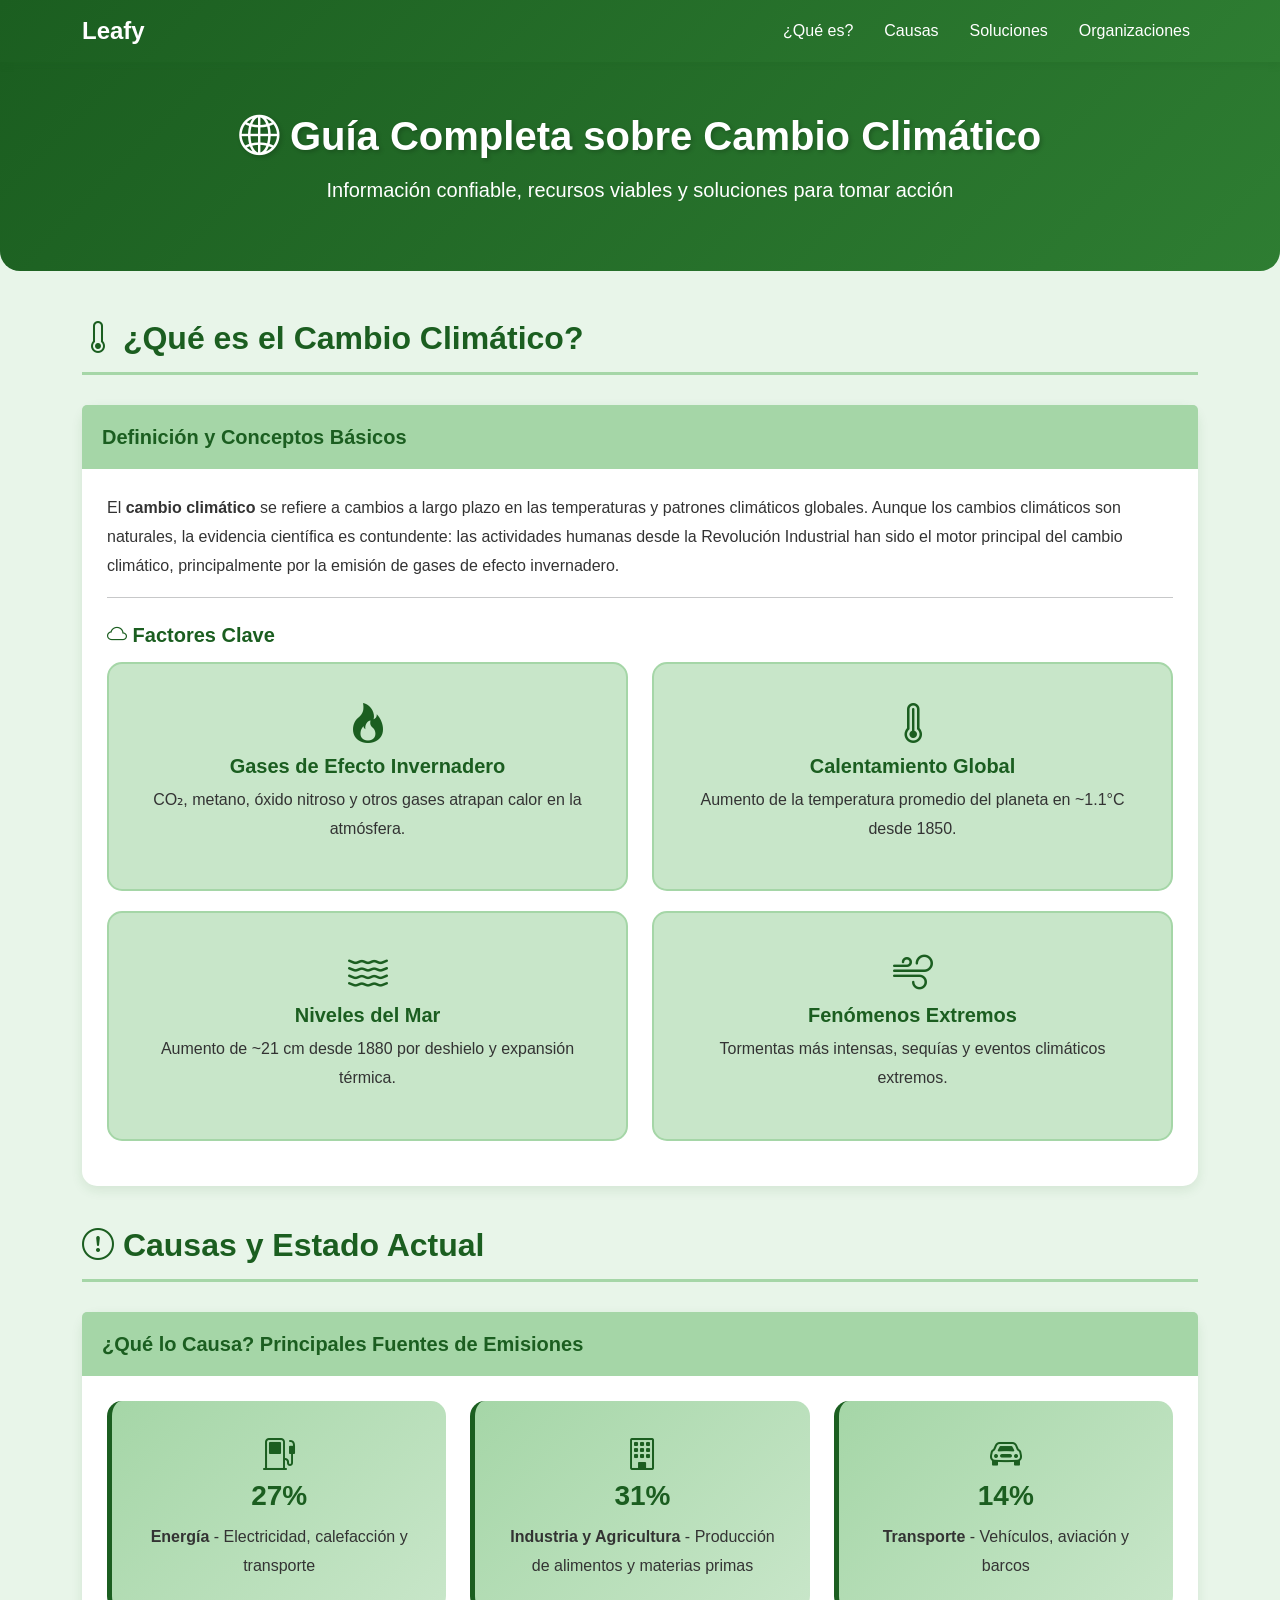
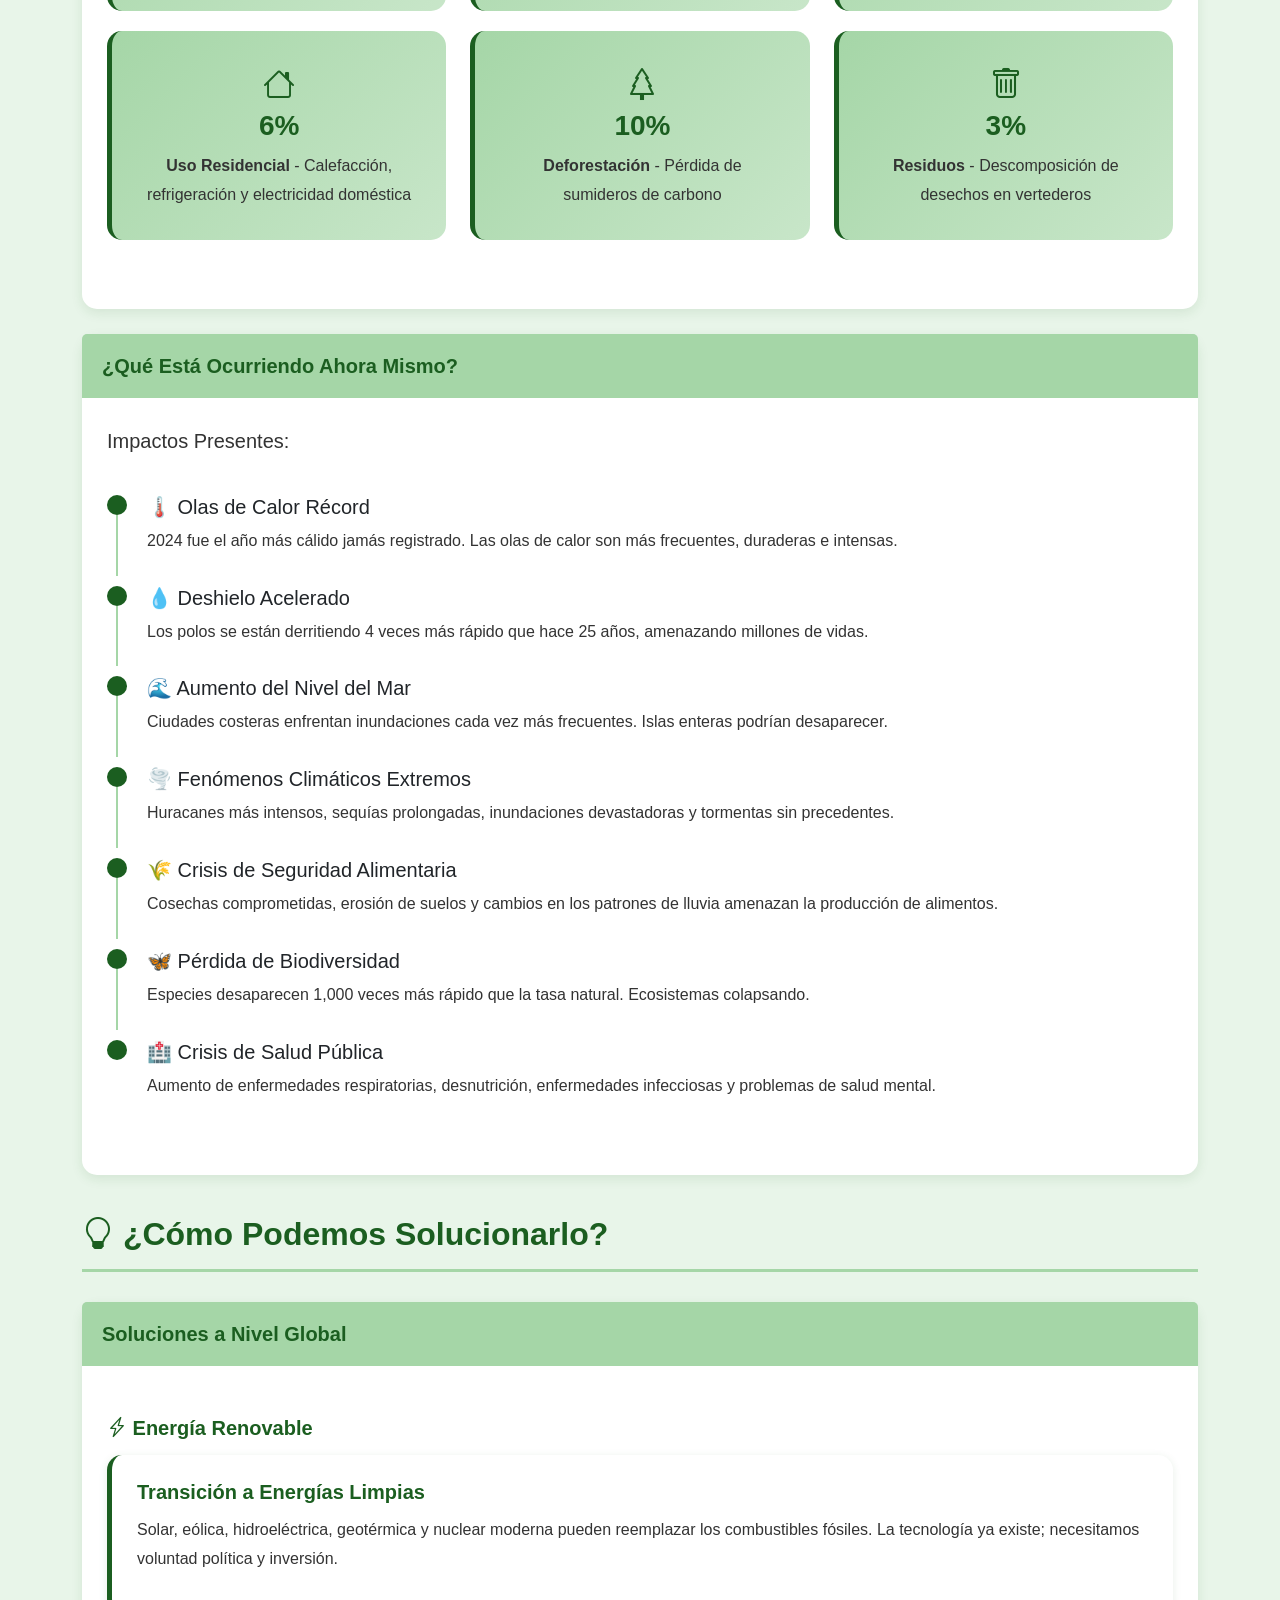
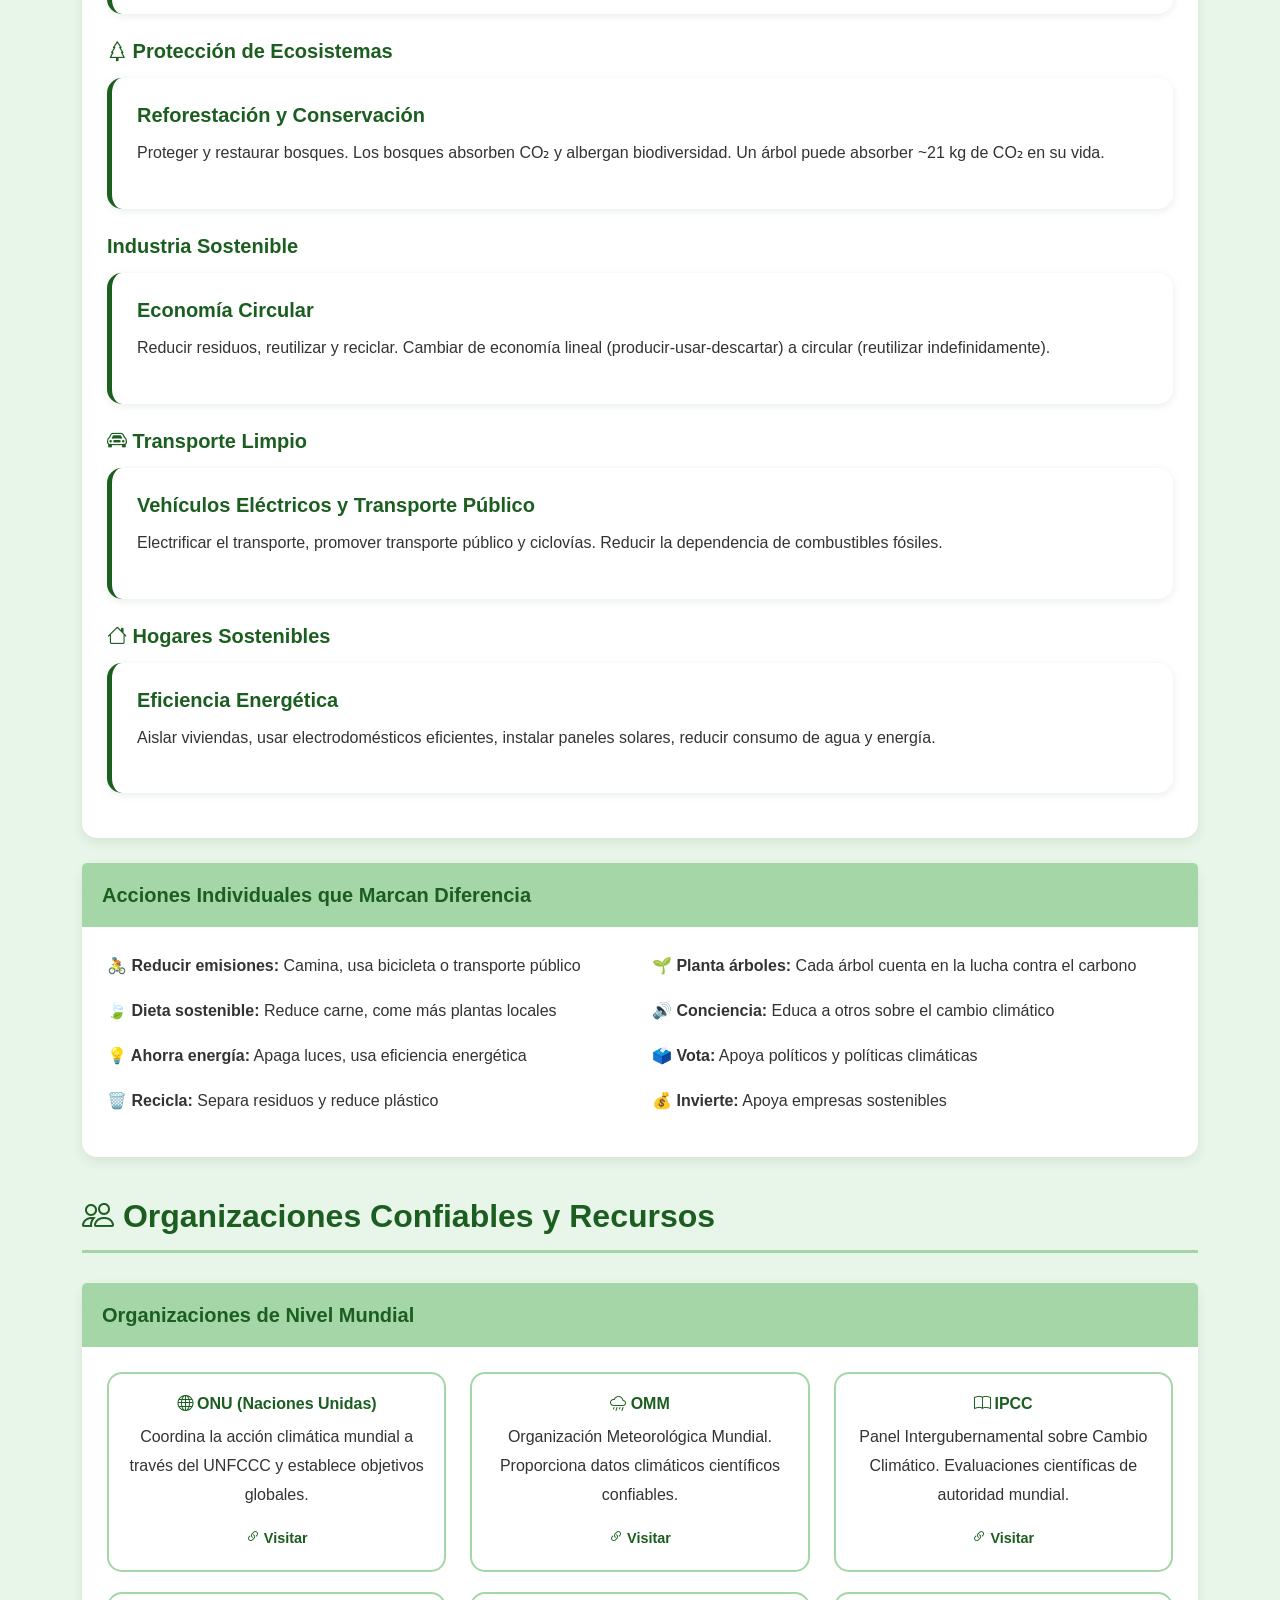
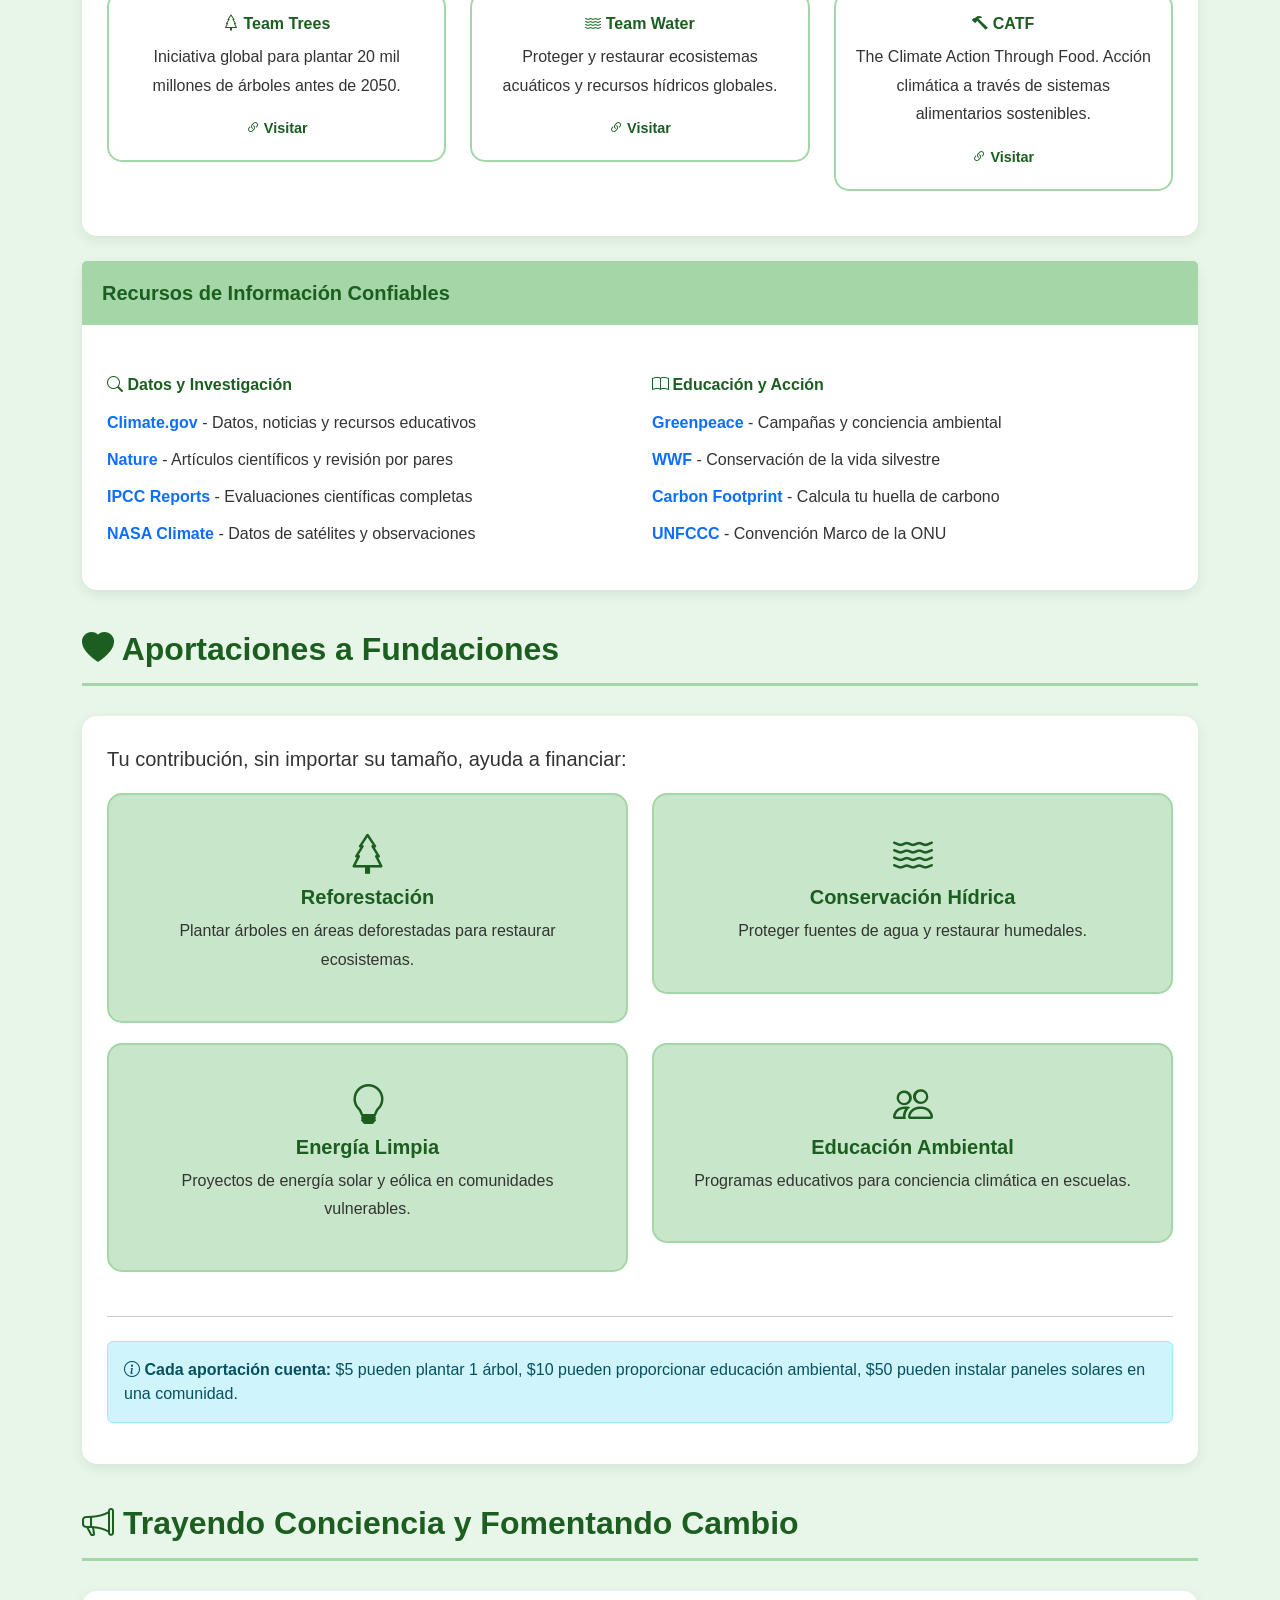
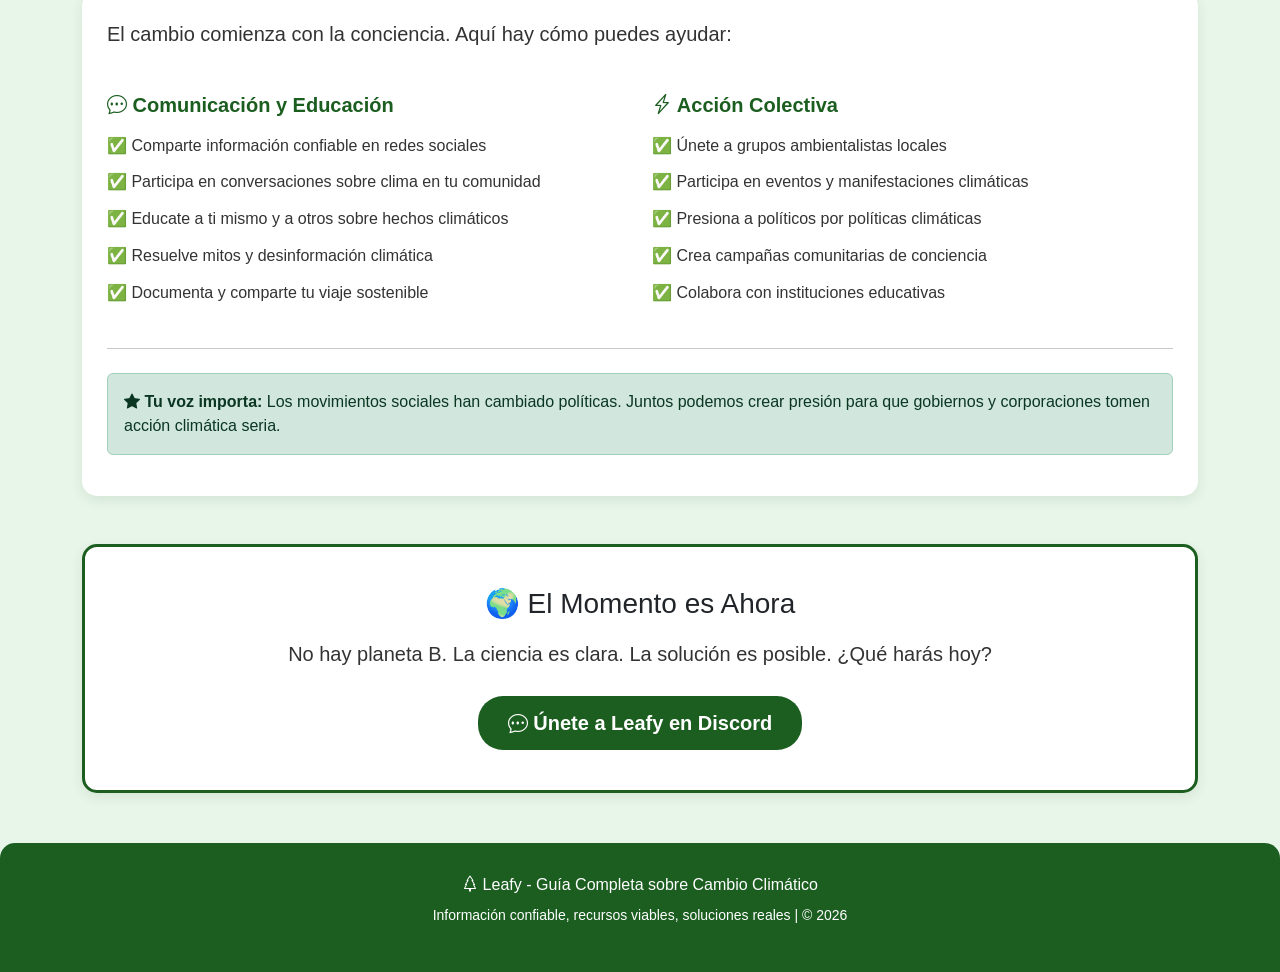
<file: Proyecto Final/templates/recursos.html>
<!DOCTYPE html>
<html lang="es">
<head>
    <meta charset="UTF-8">
    <meta name="viewport" content="width=device-width, initial-scale=1.0">
    <title>Recursos - Guía Completa sobre Cambio Climático</title>
    <link href="https://cdn.jsdelivr.net/npm/bootstrap@5.3.0-alpha1/dist/css/bootstrap.min.css" rel="stylesheet">
    <link href="https://cdn.jsdelivr.net/npm/bootstrap-icons/font/bootstrap-icons.css" rel="stylesheet">
    <style>
        :root {
            --verde-oscuro: #1B5E20;
            --verde-claro: #A5D6A7;
            --verde-muy-claro: #C8E6C9;
            --verde-pastel: #E8F5E9;
        }
        
        body {
            background-color: var(--verde-pastel);
            font-family: 'Segoe UI', Tahoma, Geneva, Verdana, sans-serif;
        }
        
        .navbar {
            background: linear-gradient(135deg, var(--verde-oscuro) 0%, #2E7D32 100%);
            box-shadow: 0 2px 8px rgba(27, 94, 32, 0.2);
        }
        
        .navbar-brand {
            font-weight: 700;
            font-size: 1.5rem;
            color: white !important;
        }
        
        .nav-link {
            color: white !important;
            margin-left: 15px;
            transition: opacity 0.3s;
        }
        
        .nav-link:hover {
            opacity: 0.8;
        }
        
        .hero-section {
            background: linear-gradient(135deg, var(--verde-oscuro) 0%, #2E7D32 100%);
            color: white;
            padding: 50px 20px;
            text-align: center;
            border-radius: 0 0 20px 20px;
        }
        
        .hero-section h1 {
            font-weight: 700;
            font-size: 2.5rem;
            margin-bottom: 15px;
            text-shadow: 2px 2px 4px rgba(0,0,0,0.2);
        }
        
        .card {
            border: none;
            background-color: white;
            border-radius: 15px;
            box-shadow: 0 4px 12px rgba(27, 94, 32, 0.1);
            transition: transform 0.3s, box-shadow 0.3s;
            margin-bottom: 25px;
        }
        
        .card:hover {
            transform: translateY(-5px);
            box-shadow: 0 8px 20px rgba(27, 94, 32, 0.2);
        }
        
        .card-header {
            background-color: var(--verde-claro);
            border: none;
            border-radius: 15px 15px 0 0;
            padding: 20px;
        }
        
        .card-header h5 {
            color: var(--verde-oscuro);
            font-weight: 700;
            margin: 0;
        }
        
        .card-body {
            padding: 25px;
        }
        
        .card-body p, .card-body li {
            color: #333;
            line-height: 1.8;
        }
        
        .section-title {
            color: var(--verde-oscuro);
            font-weight: 700;
            margin-top: 40px;
            margin-bottom: 30px;
            padding-bottom: 15px;
            border-bottom: 3px solid var(--verde-claro);
        }
        
        .section-subtitle {
            color: var(--verde-oscuro);
            font-weight: 600;
            margin-top: 25px;
            margin-bottom: 15px;
        }
        
        .icon-box {
            text-align: center;
            padding: 30px;
            background-color: var(--verde-muy-claro);
            border-radius: 15px;
            margin-bottom: 20px;
            border: 2px solid var(--verde-claro);
        }
        
        .icon-box i {
            font-size: 2.5rem;
            color: var(--verde-oscuro);
            margin-bottom: 15px;
        }
        
        .icon-box h5 {
            color: var(--verde-oscuro);
            font-weight: 700;
        }
        
        .btn-verde {
            background-color: var(--verde-oscuro);
            border: none;
            color: white;
            font-weight: 600;
            padding: 12px 30px;
            border-radius: 25px;
            transition: all 0.3s;
        }
        
        .btn-verde:hover {
            background-color: #2E7D32;
            color: white;
            transform: scale(1.05);
        }
        
        .stat-box {
            background: linear-gradient(135deg, var(--verde-claro) 0%, var(--verde-muy-claro) 100%);
            padding: 30px;
            border-radius: 15px;
            text-align: center;
            margin-bottom: 20px;
            border-left: 5px solid var(--verde-oscuro);
        }
        
        .stat-box h3 {
            color: var(--verde-oscuro);
            font-weight: 700;
            margin-bottom: 10px;
        }
        
        .stat-box p {
            color: #333;
            margin: 0;
        }
        
        .organizacion-card {
            background-color: white;
            border: 2px solid var(--verde-claro);
            border-radius: 15px;
            padding: 20px;
            margin-bottom: 20px;
            text-align: center;
            transition: all 0.3s;
        }
        
        .organizacion-card:hover {
            border-color: var(--verde-oscuro);
            box-shadow: 0 8px 20px rgba(27, 94, 32, 0.2);
        }
        
        .organizacion-card h6 {
            color: var(--verde-oscuro);
            font-weight: 700;
            margin-bottom: 10px;
        }
        
        .organizacion-card a {
            color: var(--verde-oscuro);
            text-decoration: none;
            font-weight: 600;
            font-size: 0.9rem;
        }
        
        .organizacion-card a:hover {
            text-decoration: underline;
        }
        
        .solucion-item {
            background-color: white;
            padding: 25px;
            border-radius: 15px;
            border-left: 5px solid var(--verde-oscuro);
            margin-bottom: 20px;
            box-shadow: 0 2px 8px rgba(27, 94, 32, 0.1);
        }
        
        .solucion-item h5 {
            color: var(--verde-oscuro);
            font-weight: 700;
            margin-bottom: 12px;
        }
        
        .timeline {
            position: relative;
            padding: 20px 0;
        }
        
        .timeline-item {
            padding-left: 40px;
            margin-bottom: 30px;
            position: relative;
        }
        
        .timeline-item::before {
            content: '';
            position: absolute;
            left: 0;
            width: 20px;
            height: 20px;
            background-color: var(--verde-oscuro);
            border-radius: 50%;
            top: 0;
        }
        
        .timeline-item::after {
            content: '';
            position: absolute;
            left: 9px;
            width: 2px;
            height: 100%;
            background-color: var(--verde-claro);
            top: 20px;
        }
        
        .timeline-item:last-child::after {
            display: none;
        }
        
        footer {
            background-color: var(--verde-oscuro);
            color: white;
            padding: 30px 20px;
            text-align: center;
            margin-top: 50px;
            border-radius: 15px 15px 0 0;
        }
    </style>
</head>
<body>
    <!-- Navbar -->
    <nav class="navbar navbar-expand-lg">
        <div class="container">
            <a class="navbar-brand" href="index.html"><i class="bi bi-leaf"></i> Leafy</a>
            <button class="navbar-toggler" type="button" data-bs-toggle="collapse" data-bs-target="#navbarNav">
                <span class="navbar-toggler-icon" style="filter: brightness(0) invert(1);"></span>
            </button>
            <div class="collapse navbar-collapse" id="navbarNav">
                <ul class="navbar-nav ms-auto">
                    <li class="nav-item"><a class="nav-link" href="#que-es">¿Qué es?</a></li>
                    <li class="nav-item"><a class="nav-link" href="#causas">Causas</a></li>
                    <li class="nav-item"><a class="nav-link" href="#soluciones">Soluciones</a></li>
                    <li class="nav-item"><a class="nav-link" href="#organizaciones">Organizaciones</a></li>
                </ul>
            </div>
        </div>
    </nav>

    <!-- Sección Hero -->
    <section class="hero-section">
        <div class="container">
            <h1><i class="bi bi-globe2"></i> Guía Completa sobre Cambio Climático</h1>
            <p class="lead">Información confiable, recursos viables y soluciones para tomar acción</p>
        </div>
    </section>

    <!-- Contenido Principal -->
    <main class="container my-5">
        
        <!-- 1. ¿Qué es el Cambio Climático? -->
        <section id="que-es">
            <h2 class="section-title"><i class="bi bi-thermometer"></i> ¿Qué es el Cambio Climático?</h2>
            
            <div class="card">
                <div class="card-header">
                    <h5>Definición y Conceptos Básicos</h5>
                </div>
                <div class="card-body">
                    <p>El <strong>cambio climático</strong> se refiere a cambios a largo plazo en las temperaturas y patrones climáticos globales. Aunque los cambios climáticos son naturales, la evidencia científica es contundente: las actividades humanas desde la Revolución Industrial han sido el motor principal del cambio climático, principalmente por la emisión de gases de efecto invernadero.</p>
                    
                    <hr>
                    
                    <h5 class="section-subtitle"><i class="bi bi-cloud"></i> Factores Clave</h5>
                    <div class="row">
                        <div class="col-md-6">
                            <div class="icon-box">
                                <i class="bi bi-fire"></i>
                                <h5>Gases de Efecto Invernadero</h5>
                                <p>CO₂, metano, óxido nitroso y otros gases atrapan calor en la atmósfera.</p>
                            </div>
                        </div>
                        <div class="col-md-6">
                            <div class="icon-box">
                                <i class="bi bi-thermometer-high"></i>
                                <h5>Calentamiento Global</h5>
                                <p>Aumento de la temperatura promedio del planeta en ~1.1°C desde 1850.</p>
                            </div>
                        </div>
                    </div>
                    
                    <div class="row">
                        <div class="col-md-6">
                            <div class="icon-box">
                                <i class="bi bi-water"></i>
                                <h5>Niveles del Mar</h5>
                                <p>Aumento de ~21 cm desde 1880 por deshielo y expansión térmica.</p>
                            </div>
                        </div>
                        <div class="col-md-6">
                            <div class="icon-box">
                                <i class="bi bi-wind"></i>
                                <h5>Fenómenos Extremos</h5>
                                <p>Tormentas más intensas, sequías y eventos climáticos extremos.</p>
                            </div>
                        </div>
                    </div>
                </div>
            </div>
        </section>

        <!-- 2. Causas y Lo Que Está Ocurriendo Ahora -->
        <section id="causas">
            <h2 class="section-title"><i class="bi bi-exclamation-circle"></i> Causas y Estado Actual</h2>
            
            <div class="card">
                <div class="card-header">
                    <h5>¿Qué lo Causa? Principales Fuentes de Emisiones</h5>
                </div>
                <div class="card-body">
                    <div class="row mb-4">
                        <div class="col-md-6 col-lg-4">
                            <div class="stat-box">
                                <i class="bi bi-fuel-pump" style="font-size: 2rem; color: var(--verde-oscuro);"></i>
                                <h3>27%</h3>
                                <p><strong>Energía</strong> - Electricidad, calefacción y transporte</p>
                            </div>
                        </div>
                        <div class="col-md-6 col-lg-4">
                            <div class="stat-box">
                                <i class="bi bi-building" style="font-size: 2rem; color: var(--verde-oscuro);"></i>
                                <h3>31%</h3>
                                <p><strong>Industria y Agricultura</strong> - Producción de alimentos y materias primas</p>
                            </div>
                        </div>
                        <div class="col-md-6 col-lg-4">
                            <div class="stat-box">
                                <i class="bi bi-car-front" style="font-size: 2rem; color: var(--verde-oscuro);"></i>
                                <h3>14%</h3>
                                <p><strong>Transporte</strong> - Vehículos, aviación y barcos</p>
                            </div>
                        </div>
                        <div class="col-md-6 col-lg-4">
                            <div class="stat-box">
                                <i class="bi bi-house" style="font-size: 2rem; color: var(--verde-oscuro);"></i>
                                <h3>6%</h3>
                                <p><strong>Uso Residencial</strong> - Calefacción, refrigeración y electricidad doméstica</p>
                            </div>
                        </div>
                        <div class="col-md-6 col-lg-4">
                            <div class="stat-box">
                                <i class="bi bi-tree" style="font-size: 2rem; color: var(--verde-oscuro);"></i>
                                <h3>10%</h3>
                                <p><strong>Deforestación</strong> - Pérdida de sumideros de carbono</p>
                            </div>
                        </div>
                        <div class="col-md-6 col-lg-4">
                            <div class="stat-box">
                                <i class="bi bi-trash" style="font-size: 2rem; color: var(--verde-oscuro);"></i>
                                <h3>3%</h3>
                                <p><strong>Residuos</strong> - Descomposición de desechos en vertederos</p>
                            </div>
                        </div>
                    </div>
                </div>
            </div>

            <div class="card">
                <div class="card-header">
                    <h5>¿Qué Está Ocurriendo Ahora Mismo?</h5>
                </div>
                <div class="card-body">
                    <p class="lead"><strong>Impactos Presentes:</strong></p>
                    
                    <div class="timeline">
                        <div class="timeline-item">
                            <div>
                                <h5>🌡️ Olas de Calor Récord</h5>
                                <p>2024 fue el año más cálido jamás registrado. Las olas de calor son más frecuentes, duraderas e intensas.</p>
                            </div>
                        </div>
                        
                        <div class="timeline-item">
                            <div>
                                <h5>💧 Deshielo Acelerado</h5>
                                <p>Los polos se están derritiendo 4 veces más rápido que hace 25 años, amenazando millones de vidas.</p>
                            </div>
                        </div>
                        
                        <div class="timeline-item">
                            <div>
                                <h5>🌊 Aumento del Nivel del Mar</h5>
                                <p>Ciudades costeras enfrentan inundaciones cada vez más frecuentes. Islas enteras podrían desaparecer.</p>
                            </div>
                        </div>
                        
                        <div class="timeline-item">
                            <div>
                                <h5>🌪️ Fenómenos Climáticos Extremos</h5>
                                <p>Huracanes más intensos, sequías prolongadas, inundaciones devastadoras y tormentas sin precedentes.</p>
                            </div>
                        </div>
                        
                        <div class="timeline-item">
                            <div>
                                <h5>🌾 Crisis de Seguridad Alimentaria</h5>
                                <p>Cosechas comprometidas, erosión de suelos y cambios en los patrones de lluvia amenazan la producción de alimentos.</p>
                            </div>
                        </div>
                        
                        <div class="timeline-item">
                            <div>
                                <h5>🦋 Pérdida de Biodiversidad</h5>
                                <p>Especies desaparecen 1,000 veces más rápido que la tasa natural. Ecosistemas colapsando.</p>
                            </div>
                        </div>
                        
                        <div class="timeline-item">
                            <div>
                                <h5>🏥 Crisis de Salud Pública</h5>
                                <p>Aumento de enfermedades respiratorias, desnutrición, enfermedades infecciosas y problemas de salud mental.</p>
                            </div>
                        </div>
                    </div>
                </div>
            </div>
        </section>

        <!-- 3. Soluciones -->
        <section id="soluciones">
            <h2 class="section-title"><i class="bi bi-lightbulb"></i> ¿Cómo Podemos Solucionarlo?</h2>
            
            <div class="card">
                <div class="card-header">
                    <h5>Soluciones a Nivel Global</h5>
                </div>
                <div class="card-body">
                    <h5 class="section-subtitle"><i class="bi bi-lightning-charge"></i> Energía Renovable</h5>
                    <div class="solucion-item">
                        <h5>Transición a Energías Limpias</h5>
                        <p>Solar, eólica, hidroeléctrica, geotérmica y nuclear moderna pueden reemplazar los combustibles fósiles. La tecnología ya existe; necesitamos voluntad política y inversión.</p>
                    </div>

                    <h5 class="section-subtitle"><i class="bi bi-tree"></i> Protección de Ecosistemas</h5>
                    <div class="solucion-item">
                        <h5>Reforestación y Conservación</h5>
                        <p>Proteger y restaurar bosques. Los bosques absorben CO₂ y albergan biodiversidad. Un árbol puede absorber ~21 kg de CO₂ en su vida.</p>
                    </div>

                    <h5 class="section-subtitle"><i class="bi bi-factory"></i> Industria Sostenible</h5>
                    <div class="solucion-item">
                        <h5>Economía Circular</h5>
                        <p>Reducir residuos, reutilizar y reciclar. Cambiar de economía lineal (producir-usar-descartar) a circular (reutilizar indefinidamente).</p>
                    </div>

                    <h5 class="section-subtitle"><i class="bi bi-car-front"></i> Transporte Limpio</h5>
                    <div class="solucion-item">
                        <h5>Vehículos Eléctricos y Transporte Público</h5>
                        <p>Electrificar el transporte, promover transporte público y ciclovías. Reducir la dependencia de combustibles fósiles.</p>
                    </div>

                    <h5 class="section-subtitle"><i class="bi bi-house"></i> Hogares Sostenibles</h5>
                    <div class="solucion-item">
                        <h5>Eficiencia Energética</h5>
                        <p>Aislar viviendas, usar electrodomésticos eficientes, instalar paneles solares, reducir consumo de agua y energía.</p>
                    </div>
                </div>
            </div>

            <div class="card">
                <div class="card-header">
                    <h5>Acciones Individuales que Marcan Diferencia</h5>
                </div>
                <div class="card-body">
                    <div class="row">
                        <div class="col-md-6">
                            <ul class="list-unstyled">
                                <li class="mb-3"><strong>🚴 Reducir emisiones:</strong> Camina, usa bicicleta o transporte público</li>
                                <li class="mb-3"><strong>🍃 Dieta sostenible:</strong> Reduce carne, come más plantas locales</li>
                                <li class="mb-3"><strong>💡 Ahorra energía:</strong> Apaga luces, usa eficiencia energética</li>
                                <li class="mb-3"><strong>🗑️ Recicla:</strong> Separa residuos y reduce plástico</li>
                            </ul>
                        </div>
                        <div class="col-md-6">
                            <ul class="list-unstyled">
                                <li class="mb-3"><strong>🌱 Planta árboles:</strong> Cada árbol cuenta en la lucha contra el carbono</li>
                                <li class="mb-3"><strong>🔊 Conciencia:</strong> Educa a otros sobre el cambio climático</li>
                                <li class="mb-3"><strong>🗳️ Vota:</strong> Apoya políticos y políticas climáticas</li>
                                <li class="mb-3"><strong>💰 Invierte:</strong> Apoya empresas sostenibles</li>
                            </ul>
                        </div>
                    </div>
                </div>
            </div>
        </section>

        <!-- 4. Organizaciones y Recursos -->
        <section id="organizaciones">
            <h2 class="section-title"><i class="bi bi-people"></i> Organizaciones Confiables y Recursos</h2>
            
            <div class="card">
                <div class="card-header">
                    <h5>Organizaciones de Nivel Mundial</h5>
                </div>
                <div class="card-body">
                    <div class="row">
                        <div class="col-md-6 col-lg-4">
                            <div class="organizacion-card">
                                <h6><i class="bi bi-globe"></i> ONU (Naciones Unidas)</h6>
                                <p>Coordina la acción climática mundial a través del UNFCCC y establece objetivos globales.</p>
                                <a href="https://www.un.org/es/climatechange" target="_blank"><i class="bi bi-link-45deg"></i> Visitar</a>
                            </div>
                        </div>
                        <div class="col-md-6 col-lg-4">
                            <div class="organizacion-card">
                                <h6><i class="bi bi-cloud-rain"></i> OMM</h6>
                                <p>Organización Meteorológica Mundial. Proporciona datos climáticos científicos confiables.</p>
                                <a href="https://wmo.int/es/climate" target="_blank"><i class="bi bi-link-45deg"></i> Visitar</a>
                            </div>
                        </div>
                        <div class="col-md-6 col-lg-4">
                            <div class="organizacion-card">
                                <h6><i class="bi bi-book"></i> IPCC</h6>
                                <p>Panel Intergubernamental sobre Cambio Climático. Evaluaciones científicas de autoridad mundial.</p>
                                <a href="https://www.ipcc.ch/" target="_blank"><i class="bi bi-link-45deg"></i> Visitar</a>
                            </div>
                        </div>
                        <div class="col-md-6 col-lg-4">
                            <div class="organizacion-card">
                                <h6><i class="bi bi-tree"></i> Team Trees</h6>
                                <p>Iniciativa global para plantar 20 mil millones de árboles antes de 2050.</p>
                                <a href="https://www.teamtrees.org/" target="_blank"><i class="bi bi-link-45deg"></i> Visitar</a>
                            </div>
                        </div>
                        <div class="col-md-6 col-lg-4">
                            <div class="organizacion-card">
                                <h6><i class="bi bi-water"></i> Team Water</h6>
                                <p>Proteger y restaurar ecosistemas acuáticos y recursos hídricos globales.</p>
                                <a href="https://teamwater.org/" target="_blank"><i class="bi bi-link-45deg"></i> Visitar</a>
                            </div>
                        </div>
                        <div class="col-md-6 col-lg-4">
                            <div class="organizacion-card">
                                <h6><i class="bi bi-hammer"></i> CATF</h6>
                                <p>The Climate Action Through Food. Acción climática a través de sistemas alimentarios sostenibles.</p>
                                <a href="https://www.climatechangefoods.org/" target="_blank"><i class="bi bi-link-45deg"></i> Visitar</a>
                            </div>
                        </div>
                    </div>
                </div>
            </div>

            <div class="card">
                <div class="card-header">
                    <h5>Recursos de Información Confiables</h5>
                </div>
                <div class="card-body">
                    <div class="row">
                        <div class="col-md-6">
                            <h6 class="section-subtitle"><i class="bi bi-search"></i> Datos y Investigación</h6>
                            <ul class="list-unstyled">
                                <li class="mb-2"><a href="https://www.climate.gov/" target="_blank" class="text-decoration-none"><strong>Climate.gov</strong></a> - Datos, noticias y recursos educativos</li>
                                <li class="mb-2"><a href="https://www.nature.com/subjects/climate-change" target="_blank" class="text-decoration-none"><strong>Nature</strong></a> - Artículos científicos y revisión por pares</li>
                                <li class="mb-2"><a href="https://www.ipcc.ch/reports/" target="_blank" class="text-decoration-none"><strong>IPCC Reports</strong></a> - Evaluaciones científicas completas</li>
                                <li class="mb-2"><a href="https://www.nasa.gov/climate/" target="_blank" class="text-decoration-none"><strong>NASA Climate</strong></a> - Datos de satélites y observaciones</li>
                            </ul>
                        </div>
                        <div class="col-md-6">
                            <h6 class="section-subtitle"><i class="bi bi-book"></i> Educación y Acción</h6>
                            <ul class="list-unstyled">
                                <li class="mb-2"><a href="https://www.greenpeace.org/" target="_blank" class="text-decoration-none"><strong>Greenpeace</strong></a> - Campañas y conciencia ambiental</li>
                                <li class="mb-2"><a href="https://www.worldwildlife.org/" target="_blank" class="text-decoration-none"><strong>WWF</strong></a> - Conservación de la vida silvestre</li>
                                <li class="mb-2"><a href="https://www.carbonfootprint.com/" target="_blank" class="text-decoration-none"><strong>Carbon Footprint</strong></a> - Calcula tu huella de carbono</li>
                                <li class="mb-2"><a href="https://unfccc.int/" target="_blank" class="text-decoration-none"><strong>UNFCCC</strong></a> - Convención Marco de la ONU</li>
                            </ul>
                        </div>
                    </div>
                </div>
            </div>
        </section>

        <!-- 5. Contribuciones a Fundaciones -->
        <section id="contribuciones">
            <h2 class="section-title"><i class="bi bi-heart-fill"></i> Aportaciones a Fundaciones</h2>
            
            <div class="card">
                <div class="card-body">
                    <p class="lead">Tu contribución, sin importar su tamaño, ayuda a financiar:</p>
                    
                    <div class="row">
                        <div class="col-md-6">
                            <div class="icon-box">
                                <i class="bi bi-tree"></i>
                                <h5>Reforestación</h5>
                                <p>Plantar árboles en áreas deforestadas para restaurar ecosistemas.</p>
                            </div>
                        </div>
                        <div class="col-md-6">
                            <div class="icon-box">
                                <i class="bi bi-water"></i>
                                <h5>Conservación Hídrica</h5>
                                <p>Proteger fuentes de agua y restaurar humedales.</p>
                            </div>
                        </div>
                        <div class="col-md-6">
                            <div class="icon-box">
                                <i class="bi bi-lightbulb"></i>
                                <h5>Energía Limpia</h5>
                                <p>Proyectos de energía solar y eólica en comunidades vulnerables.</p>
                            </div>
                        </div>
                        <div class="col-md-6">
                            <div class="icon-box">
                                <i class="bi bi-people"></i>
                                <h5>Educación Ambiental</h5>
                                <p>Programas educativos para conciencia climática en escuelas.</p>
                            </div>
                        </div>
                    </div>
                    
                    <hr class="my-4">
                    
                    <div class="alert alert-info" role="alert">
                        <i class="bi bi-info-circle"></i> <strong>Cada aportación cuenta:</strong> $5 pueden plantar 1 árbol, $10 pueden proporcionar educación ambiental, $50 pueden instalar paneles solares en una comunidad.
                    </div>
                </div>
            </div>
        </section>

        <!-- 6. Conciencia y Cambio -->
        <section id="conciencia">
            <h2 class="section-title"><i class="bi bi-megaphone"></i> Trayendo Conciencia y Fomentando Cambio</h2>
            
            <div class="card">
                <div class="card-body">
                    <p class="lead">El cambio comienza con la conciencia. Aquí hay cómo puedes ayudar:</p>
                    
                    <div class="row">
                        <div class="col-md-6">
                            <h5 class="section-subtitle"><i class="bi bi-chat-dots"></i> Comunicación y Educación</h5>
                            <ul class="list-unstyled">
                                <li class="mb-2">✅ Comparte información confiable en redes sociales</li>
                                <li class="mb-2">✅ Participa en conversaciones sobre clima en tu comunidad</li>
                                <li class="mb-2">✅ Educate a ti mismo y a otros sobre hechos climáticos</li>
                                <li class="mb-2">✅ Resuelve mitos y desinformación climática</li>
                                <li class="mb-2">✅ Documenta y comparte tu viaje sostenible</li>
                            </ul>
                        </div>
                        <div class="col-md-6">
                            <h5 class="section-subtitle"><i class="bi bi-lightning-charge"></i> Acción Colectiva</h5>
                            <ul class="list-unstyled">
                                <li class="mb-2">✅ Únete a grupos ambientalistas locales</li>
                                <li class="mb-2">✅ Participa en eventos y manifestaciones climáticas</li>
                                <li class="mb-2">✅ Presiona a políticos por políticas climáticas</li>
                                <li class="mb-2">✅ Crea campañas comunitarias de conciencia</li>
                                <li class="mb-2">✅ Colabora con instituciones educativas</li>
                            </ul>
                        </div>
                    </div>

                    <hr class="my-4">

                    <div class="alert alert-success" role="alert">
                        <i class="bi bi-star-fill"></i> <strong>Tu voz importa:</strong> Los movimientos sociales han cambiado políticas. Juntos podemos crear presión para que gobiernos y corporaciones tomen acción climática seria.
                    </div>
                </div>
            </div>
        </section>

        <!-- Llamada a la Acción -->
        <section class="text-center my-5">
            <div class="card" style="border: 3px solid var(--verde-oscuro);">
                <div class="card-body" style="padding: 40px;">
                    <h3 class="mb-3">🌍 El Momento es Ahora</h3>
                    <p class="lead mb-4">No hay planeta B. La ciencia es clara. La solución es posible. <strong>¿Qué harás hoy?</strong></p>
                    <a href="index.html" class="btn btn-verde btn-lg"><i class="bi bi-chat-dots"></i> Únete a Leafy en Discord</a>
                </div>
            </div>
        </section>
    </main>

    <!-- Footer -->
    <footer>
        <div class="container">
            <p class="mb-0"><i class="bi bi-tree"></i> Leafy - Guía Completa sobre Cambio Climático</p>
            <p class="small mt-2">Información confiable, recursos viables, soluciones reales | © 2026</p>
        </div>
    </footer>

    <script src="https://cdn.jsdelivr.net/npm/bootstrap@5.3.0-alpha1/dist/js/bootstrap.bundle.min.js"></script>
</body>
</html>
</file>
